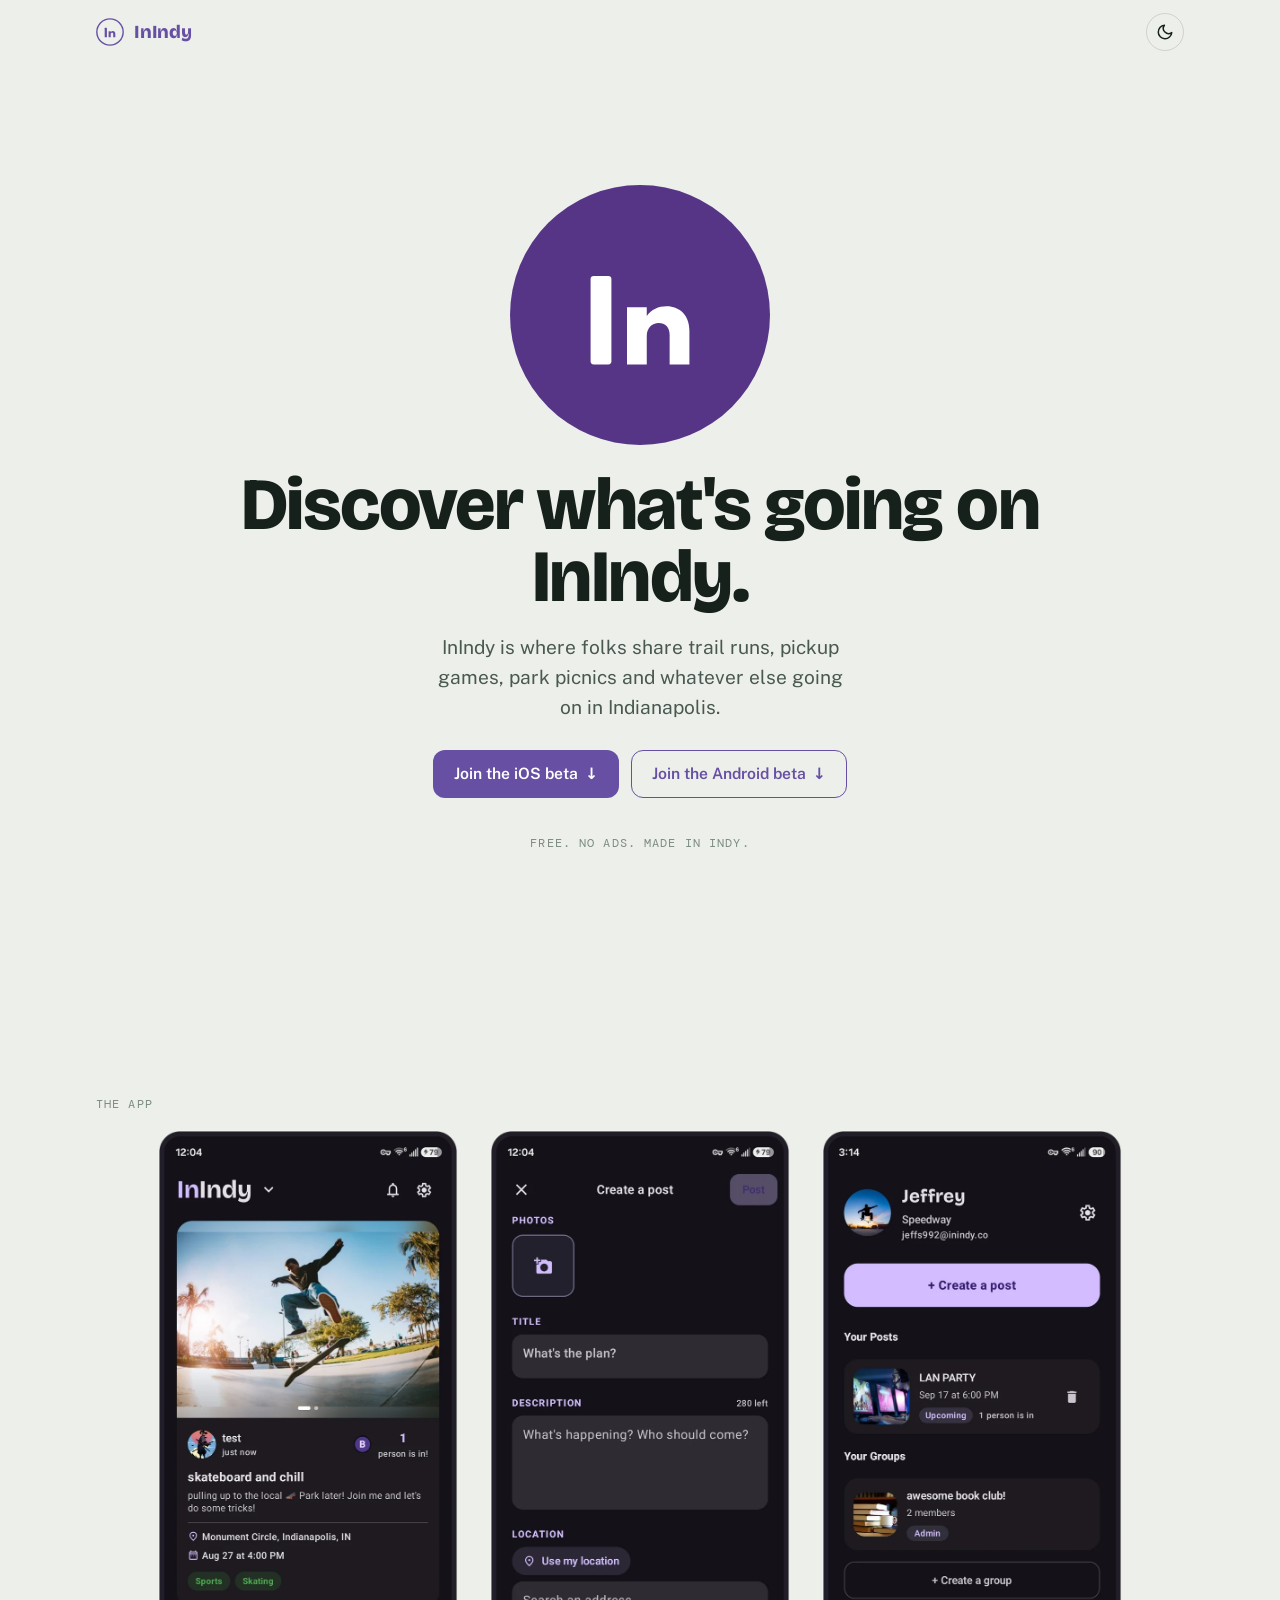
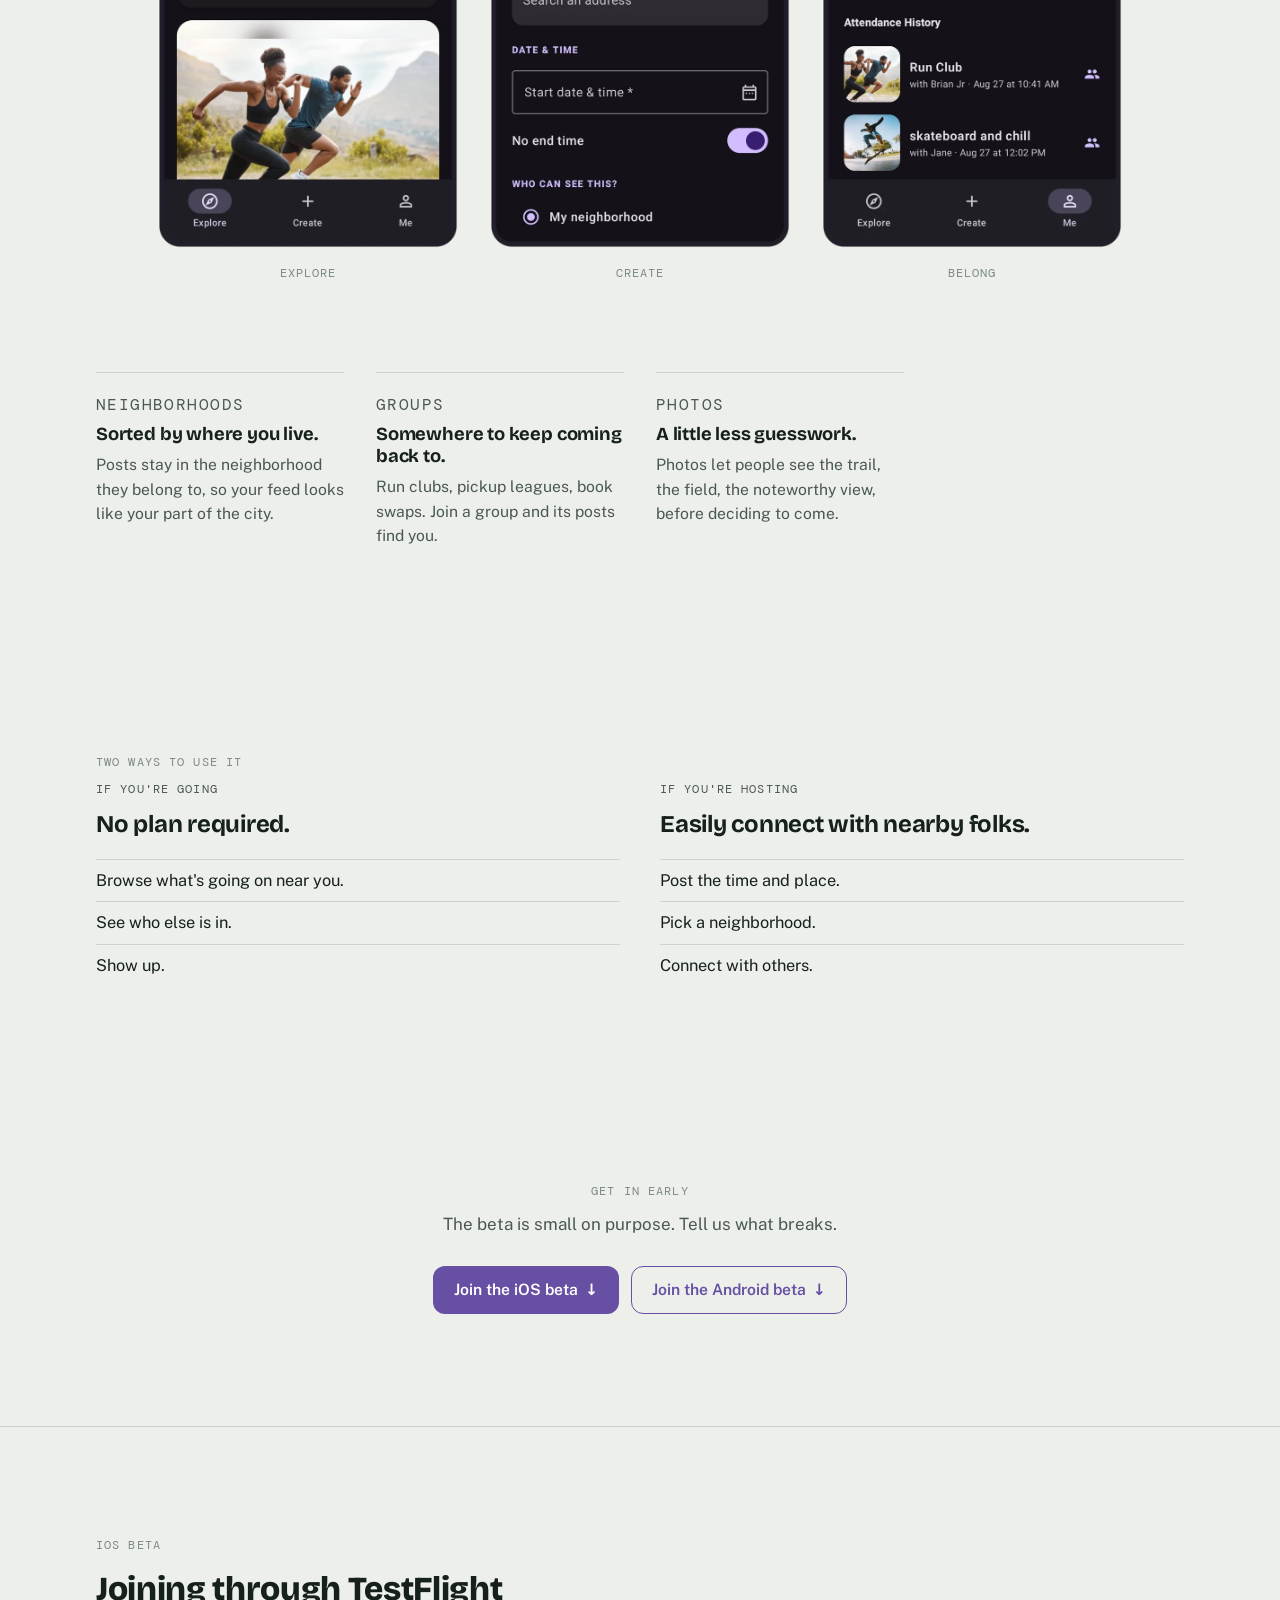
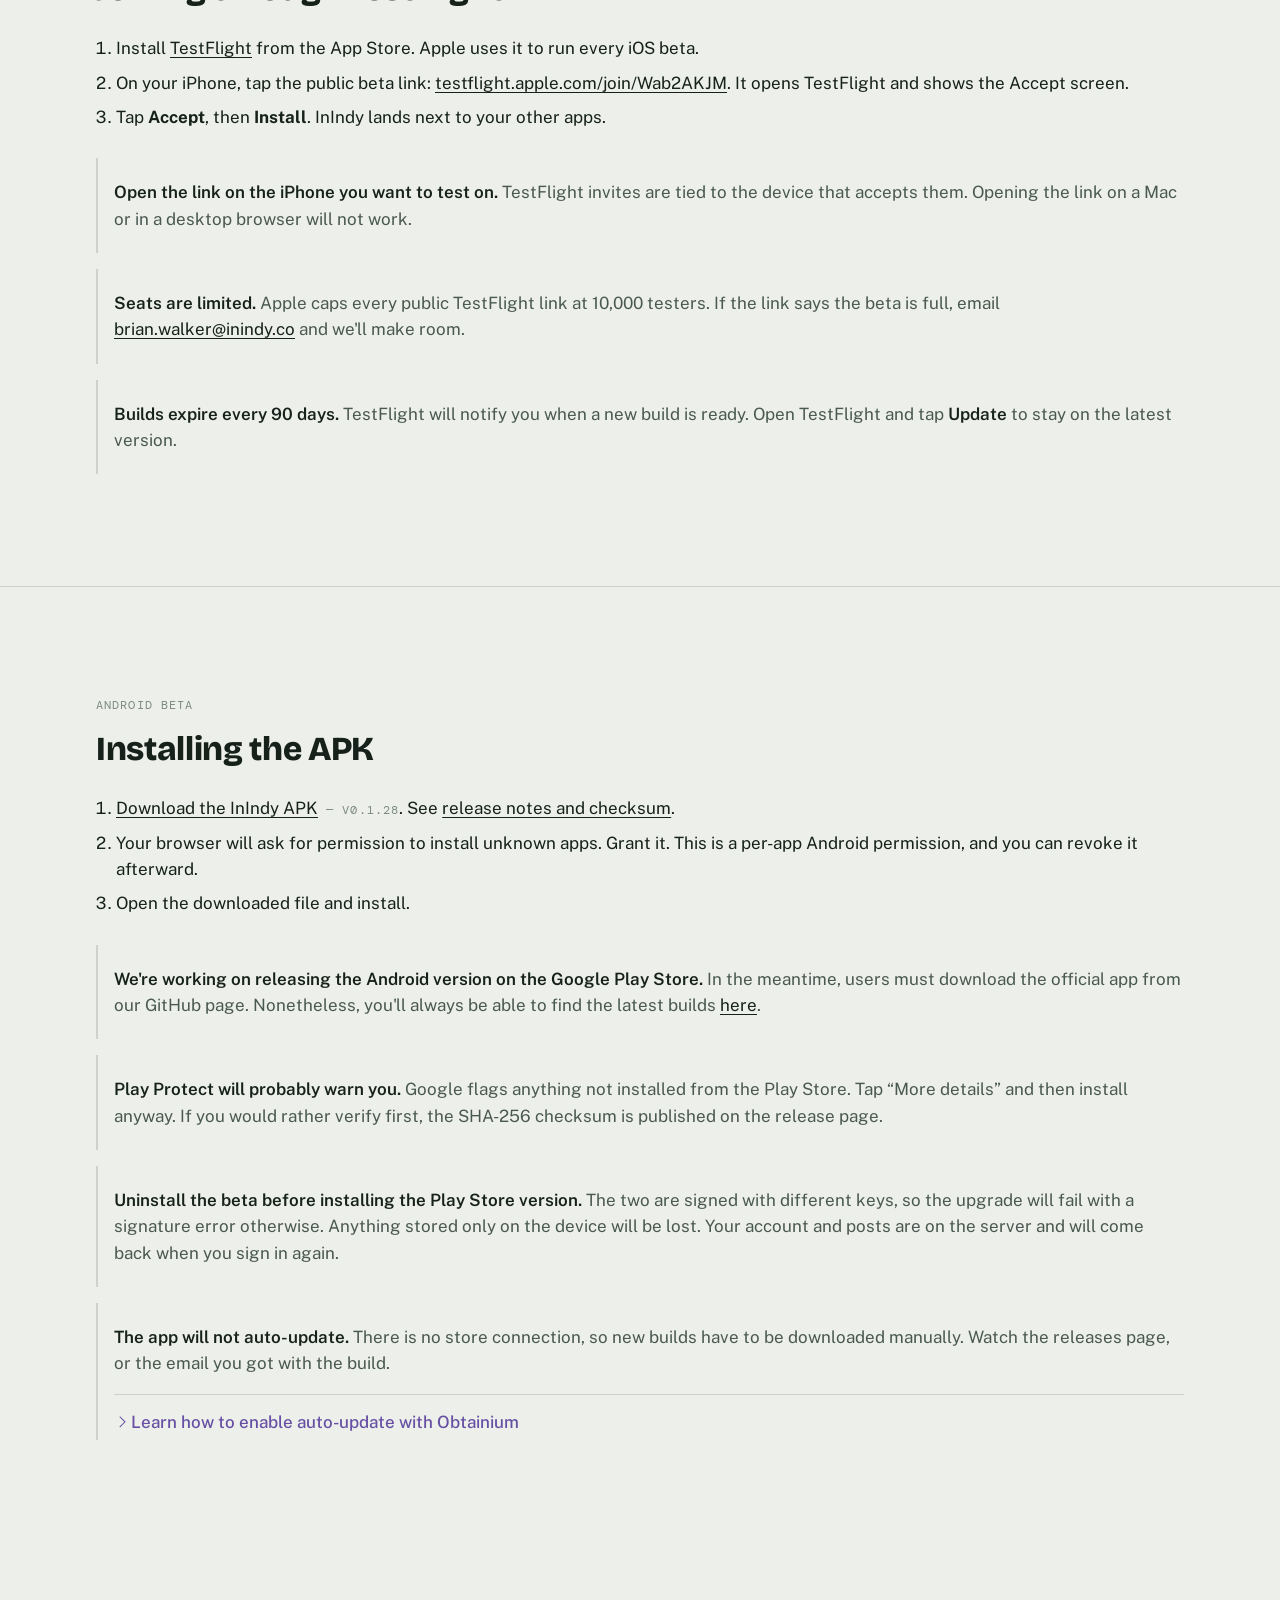
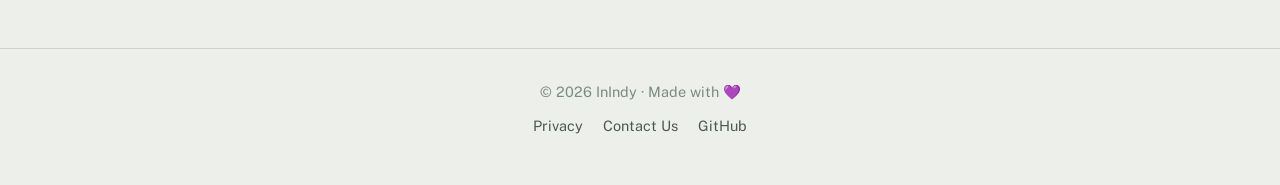
<file: docs/index.html>
<!doctype html>
<html lang="en">
<head>
<meta charset="utf-8">
<meta name="viewport" content="width=device-width, initial-scale=1, viewport-fit=cover">
<title>InIndy</title>
<meta name="description" content="InIndy is where folks share trail runs, pickup games, park picnics and whatever else going on in Indianapolis.">
<link rel="canonical" href="https://inindy.co/">

<meta property="og:type" content="website">
<meta property="og:site_name" content="InIndy">
<meta property="og:title" content="Discover what's going on InIndy.">
<meta property="og:description" content="InIndy is where folks share trail runs, pickup games, park picnics and whatever else going on in Indianapolis.">
<meta property="og:url" content="https://inindy.co/">
<meta property="og:image" content="https://inindy.co/assets/og-image.png?v=2">
<meta name="twitter:card" content="summary_large_image">
<meta name="twitter:title" content="Discover what's going on InIndy.">
<meta name="twitter:description" content="InIndy is where folks share trail runs, pickup games, park picnics and whatever else going on in Indianapolis.">
<meta name="twitter:image" content="https://inindy.co/assets/og-image.png?v=2">

<meta name="theme-color" content="#EDEFEA" media="(prefers-color-scheme: light)">
<meta name="theme-color" content="#000000" media="(prefers-color-scheme: dark)">

<link rel="icon" type="image/svg+xml" href="./assets/browser/favicon.svg">
<link rel="icon" type="image/png" sizes="32x32" href="./assets/browser/favicon-32.png">
<link rel="apple-touch-icon" sizes="180x180" href="./assets/browser/apple-touch-icon.png">

<script>
  // Apply stored theme before paint — avoids a flash on load.
  (function () {
    try {
      var t = localStorage.getItem('inindy-theme');
      if (t === 'light' || t === 'dark') {
        document.documentElement.setAttribute('data-theme', t);
      }
    } catch (e) {}
  })();
</script>

<link rel="preconnect" href="https://fonts.googleapis.com">
<link rel="preconnect" href="https://fonts.gstatic.com" crossorigin>
<link href="https://fonts.googleapis.com/css2?family=Bricolage+Grotesque:opsz,wght@12..96,500;12..96,700;12..96,800&family=Public+Sans:wght@400;500;600&family=DM+Mono:wght@400;500&display=swap" rel="stylesheet">

<link rel="stylesheet" href="./assets/css/index.css">
</head>
<body>

<header class="nav" id="nav">
  <div class="container nav-row">
    <a class="brand-lock" href="./index.html" aria-label="InIndy home">
      <svg viewBox="0 0 100 100" aria-hidden="true">
        <circle cx="50" cy="50" r="47" fill="none" stroke="currentColor" stroke-width="5"/>
        <g fill="currentColor" transform="translate(-4 0)">
          <rect x="35" y="35" width="8" height="34" rx="1.2"/>
          <path d="M49 47 h7.6 v3.4 c1.7 -2.6 4.6 -3.8 7.6 -3.8 c5.2 0 8.8 3.6 8.8 9.4 V69 h-7.6 V57.6 c0 -2.8 -1.7 -4.5 -4.2 -4.5 c-2.6 0 -4.6 1.9 -4.6 5.1 V69 H49 z"/>
        </g>
      </svg>
      <span>InIndy</span>
    </a>
    <button class="theme-toggle" id="themeToggle" type="button" aria-label="Switch to dark theme">
      <svg id="themeIcon" viewBox="0 0 24 24" fill="none" stroke="currentColor" stroke-width="2" stroke-linecap="round" stroke-linejoin="round" aria-hidden="true">
        <path d="M21 12.79A9 9 0 1 1 11.21 3 7 7 0 0 0 21 12.79z"/>
      </svg>
    </button>
  </div>
</header>

<main>

  <section class="section hero">
    <div class="container hero-inner">
      <img class="hero-logo" src="./assets/logo.svg" alt="InIndy" width="260" height="260">
      <h1 class="headline">Discover what's going on InIndy.</h1>
      <p class="subhead">InIndy is where folks share trail runs, pickup games, park picnics and whatever else going on in Indianapolis.</p>

      <div class="cta-row" id="ctaTop"></div>
      <p class="mono hero-foot">Free. No ads. Made in Indy.</p>
    </div>
  </section>

  <section class="section">
    <div class="container">
      <h2 class="mono kicker">The app</h2>
      <div class="screens">
        <figure class="screen">
          <picture>
            <source srcset="./assets/screenshots/screen-feed.webp" type="image/webp">
            <img src="./assets/screenshots/screen-feed.png" width="668" height="1599" loading="lazy" decoding="async"
                 alt="The InIndy feed showing a skateboarding meetup at Monument Circle.">
          </picture>
          <figcaption class="mono">Explore</figcaption>
        </figure>
        <figure class="screen">
          <picture>
            <source srcset="./assets/screenshots/screen-create.webp" type="image/webp">
            <img src="./assets/screenshots/screen-create.png" width="668" height="1599" loading="lazy" decoding="async"
                 alt="Creating a post: photos, title, description, location, date and time, and who can see it.">
          </picture>
          <figcaption class="mono">Create</figcaption>
        </figure>
        <figure class="screen">
          <picture>
            <source srcset="./assets/screenshots/screen-profile.webp" type="image/webp">
            <img src="./assets/screenshots/screen-profile.png" width="668" height="1599" loading="lazy" decoding="async"
                 alt="A profile in Speedway showing an upcoming LAN party, a book club group, and events attended.">
          </picture>
          <figcaption class="mono">Belong</figcaption>
        </figure>
      </div>

      <div class="blocks">
        <article class="block">
          <p class="mono">Neighborhoods</p>
          <h3>Sorted by where you live.</h3>
          <p>Posts stay in the neighborhood they belong to, so your feed looks like your part of the city.</p>
        </article>
        <article class="block">
          <p class="mono">Groups</p>
          <h3>Somewhere to keep coming back to.</h3>
          <p>Run clubs, pickup leagues, book swaps. Join a group and its posts find you.</p>
        </article>
        <article class="block">
          <p class="mono">Photos</p>
          <h3>A little less guesswork.</h3>
          <p>Photos let people see the trail, the field, the noteworthy view, before deciding to come.</p>
        </article>
      </div>
    </div>
  </section>

  <section class="section">
    <div class="container">
      <h2 class="mono kicker">Two ways to use it</h2>
      <div class="two-ways">
        <div class="way">
          <p class="mono">If you're going</p>
          <h3>No plan required.</h3>
          <ul class="steps">
            <li>Browse what's going on near you.</li>
            <li>See who else is in.</li>
            <li>Show up.</li>
          </ul>
        </div>
        <div class="way">
          <p class="mono">If you're hosting</p>
          <h3>Easily connect with nearby folks.</h3>
          <ul class="steps">
            <li>Post the time and place.</li>
            <li>Pick a neighborhood.</li>
            <li>Connect with others.</li>
          </ul>
        </div>
      </div>
    </div>
  </section>

  <section class="section cta-close">
    <div class="container">
      <h2 class="mono kicker">Get in early</h2>
      <p class="cta-lead">The beta is small on purpose. Tell us what breaks.</p>
      <div class="cta-row" id="ctaBottom"></div>
    </div>
  </section>

  <section class="section beta-setup" id="ios-setup">
    <div class="container">
      <h2 class="mono kicker">iOS beta</h2>
      <h3>Joining through TestFlight</h3>
      <ol>
        <li>Install <a href="https://apps.apple.com/us/app/testflight/id899247664" target="_blank" rel="noopener">TestFlight</a> from the App Store. Apple uses it to run every iOS beta.</li>
        <li>On your iPhone, tap the public beta link: <a id="testflightLink" href="#" target="_blank" rel="noopener">testflight.apple.com/join/Wab2AKJM</a>. It opens TestFlight and shows the Accept screen.</li>
        <li>Tap <strong>Accept</strong>, then <strong>Install</strong>. InIndy lands next to your other apps.</li>
      </ol>

      <div class="warn">
        <p><strong>Open the link on the iPhone you want to test on.</strong> TestFlight invites are tied to the device that accepts them. Opening the link on a Mac or in a desktop browser will not work.</p>
      </div>
      <div class="warn">
        <p><strong>Seats are limited.</strong> Apple caps every public TestFlight link at 10,000 testers. If the link says the beta is full, email <a href="mailto:brian.walker@inindy.co">brian.walker@inindy.co</a> and we'll make room.</p>
      </div>
      <div class="warn">
        <p><strong>Builds expire every 90 days.</strong> TestFlight will notify you when a new build is ready. Open TestFlight and tap <strong>Update</strong> to stay on the latest version.</p>
      </div>
    </div>
  </section>

  <section class="section beta-setup" id="android-setup">
    <div class="container">
      <h2 class="mono kicker">Android beta</h2>
      <h3>Installing the APK</h3>
      <ol>
        <li>
          <a id="apkDownload" href="#" download>Download the InIndy APK</a><span id="latestVersion" class="mono" aria-live="polite"></span>.
          See <a id="releaseLink" href="#" target="_blank" rel="noopener">release notes and checksum</a>.
        </li>
        <li>Your browser will ask for permission to install unknown apps. Grant it. This is a per-app Android permission, and you can revoke it afterward.</li>
        <li>Open the downloaded file and install.</li>
      </ol>

      <div class="warn">
        <p><strong>We're working on releasing the Android version on the Google Play Store.</strong> In the meantime, users must download the official app from our GitHub page. Nonetheless, you'll always be able to find the latest builds <a href="https://github.com/BrianJr03/InIndyApp/releases" rel="noopener">here</a>.</p>
      </div>
      <div class="warn">
        <p><strong>Play Protect will probably warn you.</strong> Google flags anything not installed from the Play Store. Tap &ldquo;More details&rdquo; and then install anyway. If you would rather verify first, the SHA-256 checksum is published on the release page.</p>
      </div>
      <div class="warn">
        <p><strong>Uninstall the beta before installing the Play Store version.</strong> The two are signed with different keys, so the upgrade will fail with a signature error otherwise. Anything stored only on the device will be lost. Your account and posts are on the server and will come back when you sign in again.</p>
      </div>
      <div class="warn">
        <p><strong>The app will not auto-update.</strong> There is no store connection, so new builds have to be downloaded manually. Watch the releases page, or the email you got with the build.</p>
        <details class="note">
          <summary>Learn how to enable auto-update with Obtainium</summary>
          <div class="note-body">
            <p><a href="https://github.com/ImranR98/Obtainium" target="_blank" rel="noopener">Obtainium</a> is a free, open-source app that watches a project&rsquo;s GitHub releases and tells you when there&rsquo;s a new build.</p>
            <ol>
              <li>Install Obtainium from <a href="https://github.com/ImranR98/Obtainium/releases" target="_blank" rel="noopener">GitHub</a>, <a href="https://f-droid.org/en/packages/dev.imranr.obtainium.fdroid/" target="_blank" rel="noopener">F-Droid</a>, or <a href="https://apt.izzysoft.de/fdroid/index/apk/dev.imranr.obtainium" target="_blank" rel="noopener">IzzyOnDroid</a>.</li>
              <li>Open it and tap <strong>Add App</strong>.</li>
              <li>Paste <code>https://github.com/BrianJr03/InIndyApp</code> and tap <strong>Add</strong>.</li>
            </ol>
            <p>Obtainium will now check for new InIndy builds and send you a notification when one lands. Tap it to install.</p>
          </div>
        </details>
      </div>
    </div>
  </section>

</main>

<footer class="site">
  <div class="container foot-row">
    <div>&copy; 2026 InIndy &middot; Made with 💜</div>
    <div class="foot-links">
      <a href="./privacy.html">Privacy</a>
      <a href="mailto:brian.walker@inindy.co">Contact Us</a>
      <a href="https://github.com/BrianJr03/InIndyApp" rel="noopener">GitHub</a>
    </div>
  </div>
</footer>

<div class="scroll-hint" id="scrollHint" aria-hidden="true">
  <svg viewBox="0 0 24 24" fill="none" stroke="currentColor" stroke-width="2" stroke-linecap="round" stroke-linejoin="round">
    <path d="M12 5v14M5 12l7 7 7-7"/>
  </svg>
</div>

<script src="./assets/js/index.js"></script>
</body>
</html>
</file>
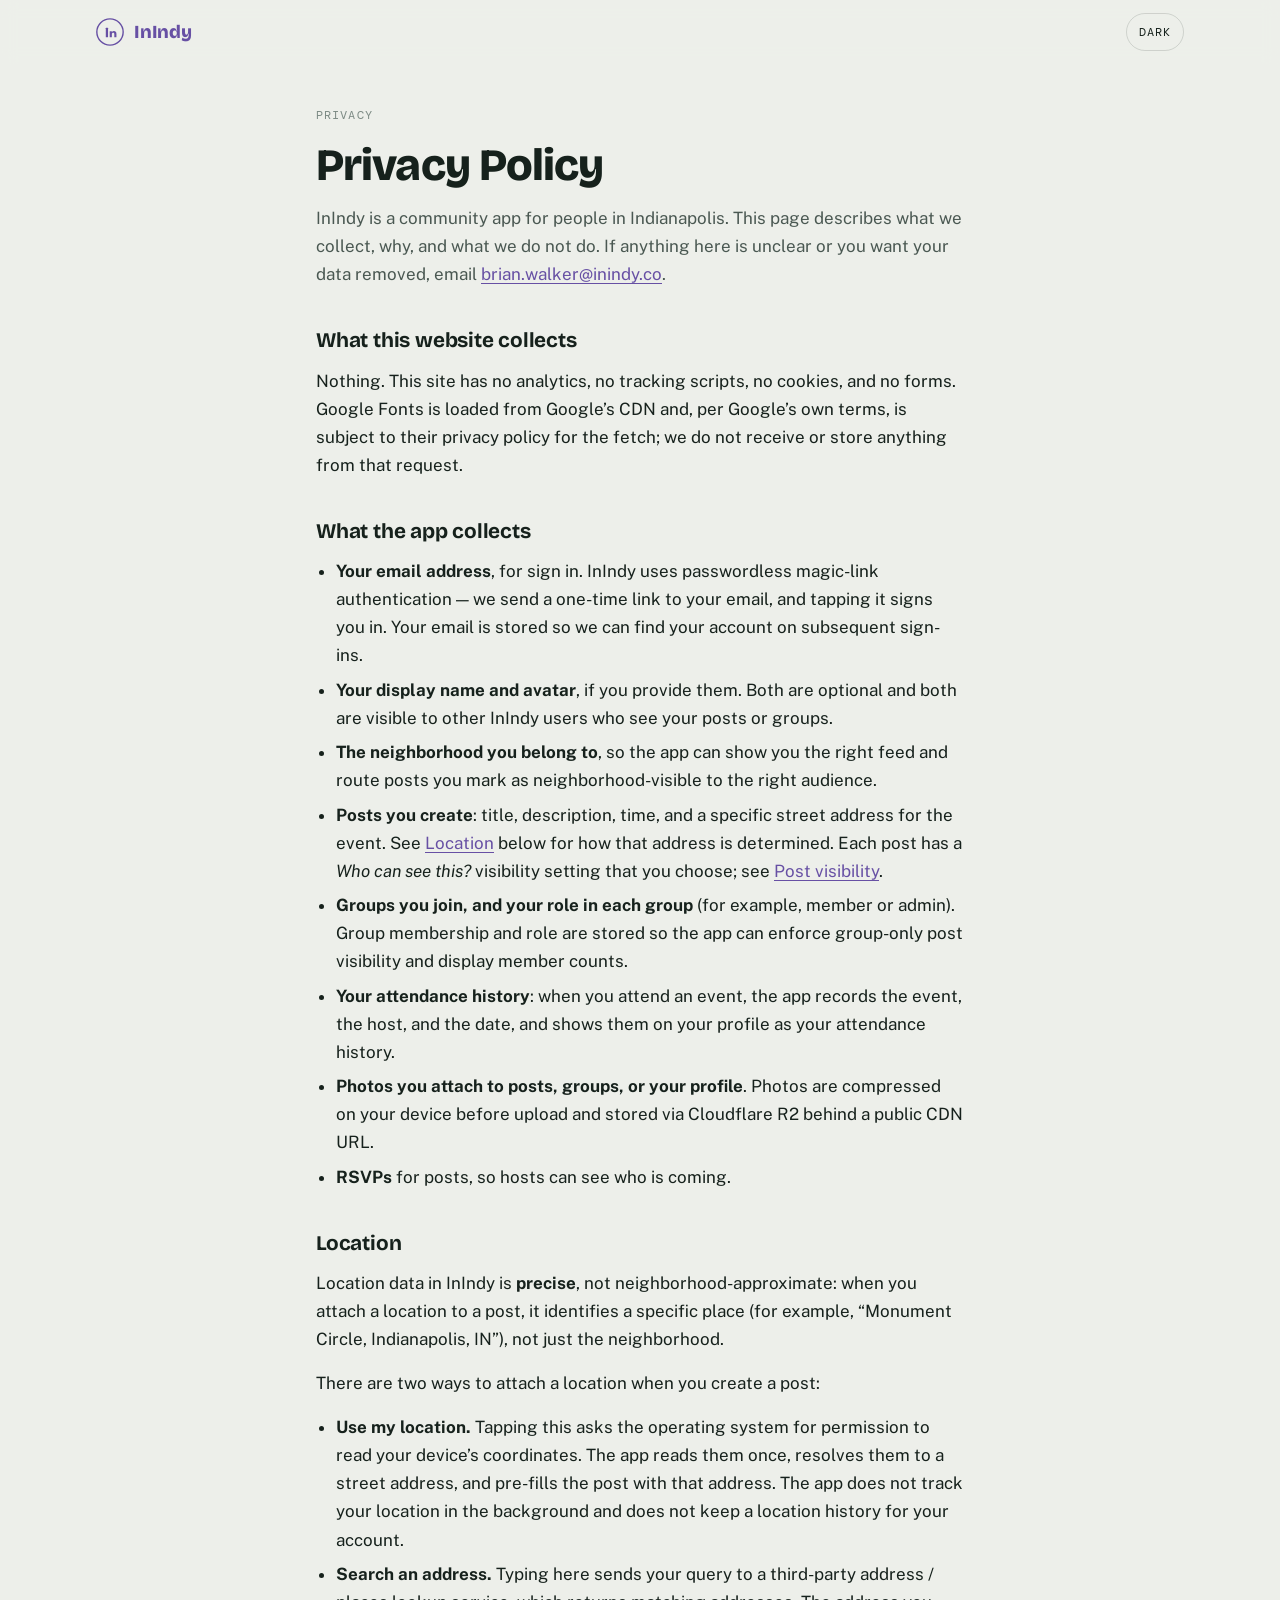
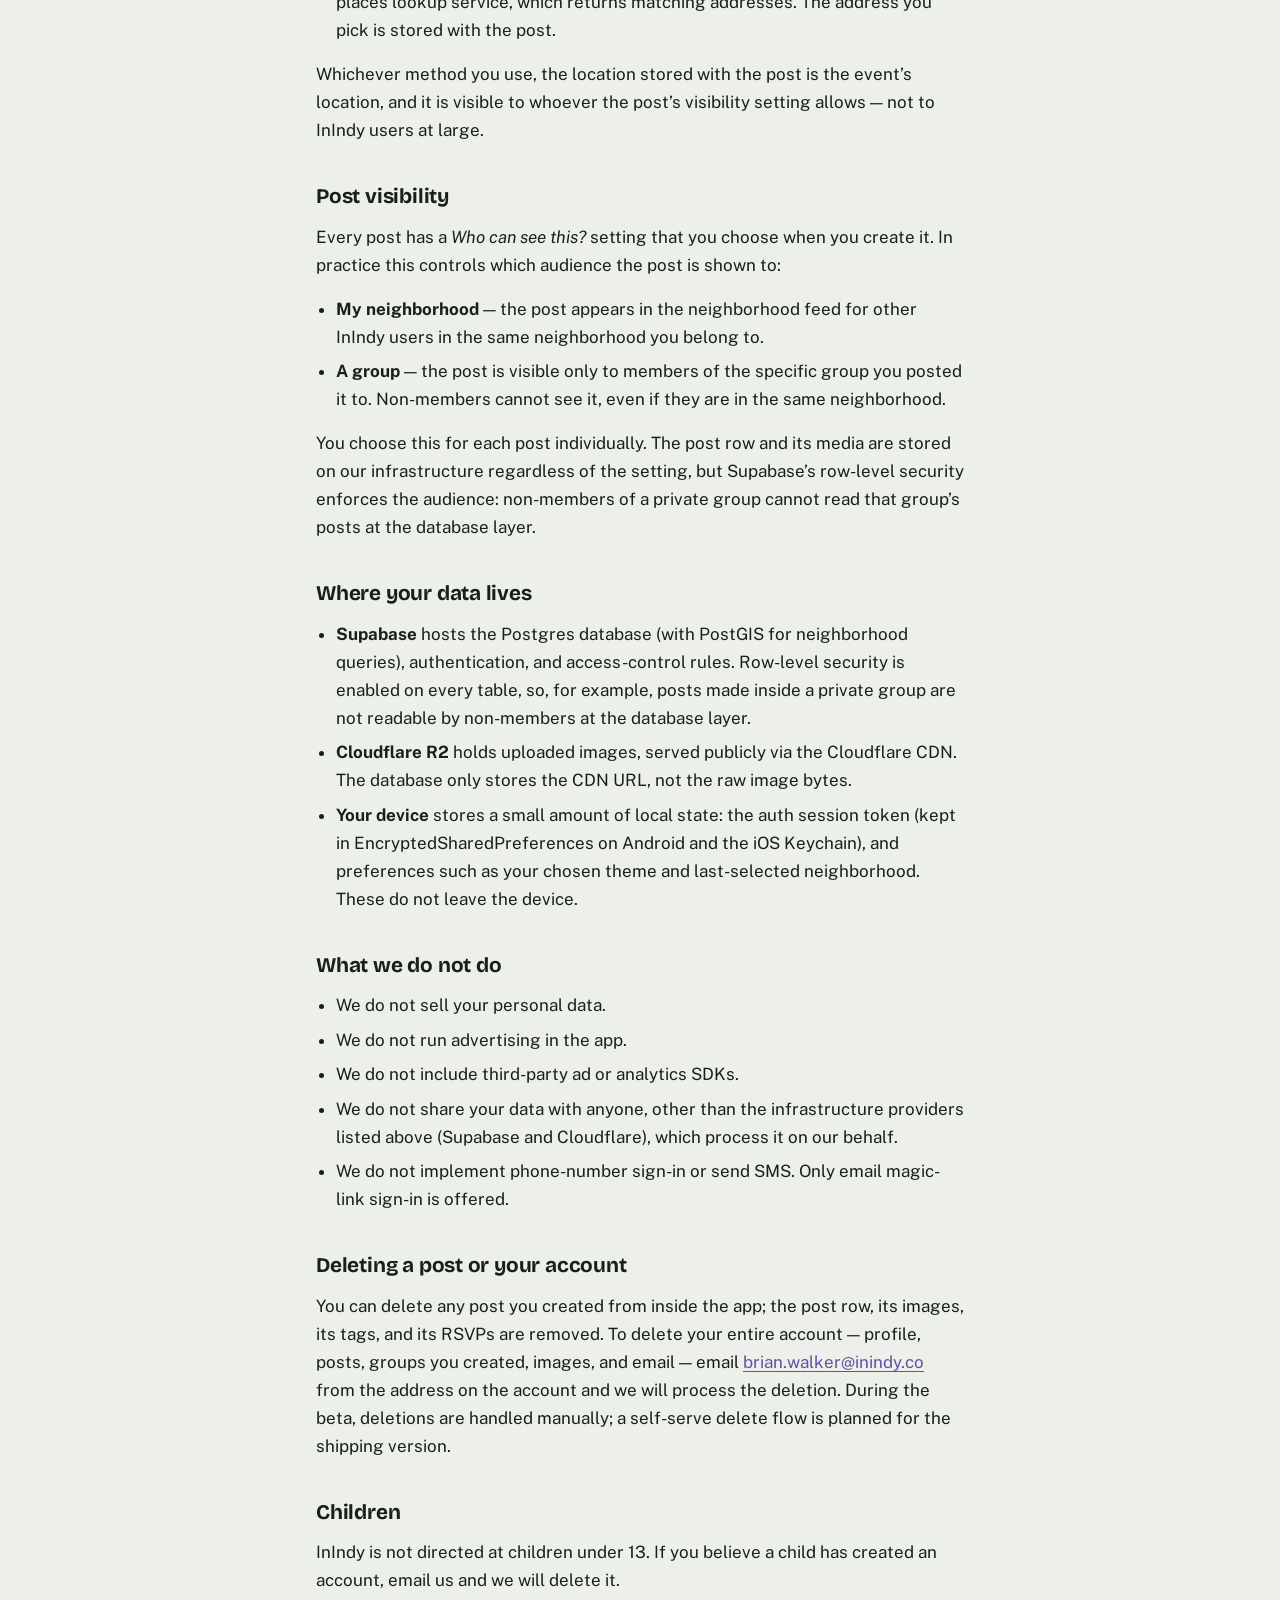
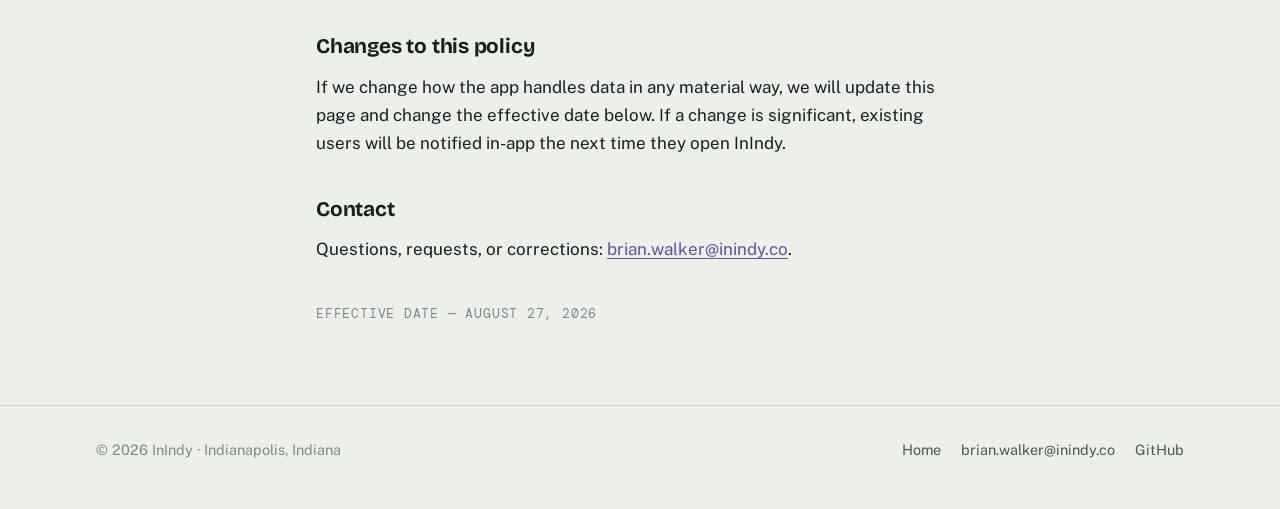
<file: docs/privacy.html>
<!doctype html>
<!--
  NOTICE: This privacy policy is an unreviewed first draft prepared by the author
  for the InIndy beta. It has not been reviewed by counsel and does not currently
  address specific regional regimes (GDPR / CCPA) or the Google Play Data Safety
  declaration. Do not treat it as final legal text. Review before store submission.
-->
<html lang="en">
<head>
<meta charset="utf-8">
<meta name="viewport" content="width=device-width, initial-scale=1, viewport-fit=cover">
<title>Privacy — InIndy</title>
<meta name="description" content="How InIndy handles your data. No ads, no trackers, no data collected by this website.">
<link rel="canonical" href="https://inindy.co/privacy.html">

<meta name="theme-color" content="#EDEFEA" media="(prefers-color-scheme: light)">
<meta name="theme-color" content="#000000" media="(prefers-color-scheme: dark)">

<link rel="icon" type="image/svg+xml" href="./assets/browser/favicon.svg">
<link rel="icon" type="image/png" sizes="32x32" href="./assets/browser/favicon-32.png">
<link rel="apple-touch-icon" sizes="180x180" href="./assets/browser/apple-touch-icon.png">

<script>
  (function () {
    try {
      var t = localStorage.getItem('inindy-theme');
      if (t === 'light' || t === 'dark') {
        document.documentElement.setAttribute('data-theme', t);
      }
    } catch (e) {}
  })();
</script>

<link rel="preconnect" href="https://fonts.googleapis.com">
<link rel="preconnect" href="https://fonts.gstatic.com" crossorigin>
<link href="https://fonts.googleapis.com/css2?family=Bricolage+Grotesque:opsz,wght@12..96,500;12..96,700;12..96,800&family=Public+Sans:wght@400;500;600&family=DM+Mono:wght@400;500&display=swap" rel="stylesheet">

<link rel="stylesheet" href="./assets/css/privacy.css">
</head>
<body>

<header class="nav" id="nav">
  <div class="nav-row">
    <a class="brand-lock" href="./index.html" aria-label="InIndy home">
      <svg viewBox="0 0 100 100" aria-hidden="true">
        <circle cx="50" cy="50" r="47" fill="none" stroke="currentColor" stroke-width="5"/>
        <g fill="currentColor">
          <rect x="35" y="35" width="8" height="34" rx="1.2"/>
          <path d="M49 47 h7.6 v3.4 c1.7 -2.6 4.6 -3.8 7.6 -3.8 c5.2 0 8.8 3.6 8.8 9.4 V69 h-7.6 V57.6 c0 -2.8 -1.7 -4.5 -4.2 -4.5 c-2.6 0 -4.6 1.9 -4.6 5.1 V69 H49 z"/>
        </g>
      </svg>
      <span>InIndy</span>
    </a>
    <button class="theme-toggle" id="themeToggle" type="button" aria-label="Switch to dark theme">
      <span id="themeLabel">Theme</span>
    </button>
  </div>
</header>

<main>
  <div class="container">
    <p class="mono">Privacy</p>
    <h1>Privacy Policy</h1>
    <p class="lead">InIndy is a community app for people in Indianapolis. This page describes what we collect, why, and what we do not do. If anything here is unclear or you want your data removed, email <a href="mailto:brian.walker@inindy.co">brian.walker@inindy.co</a>.</p>

    <h2>What this website collects</h2>
    <p>Nothing. This site has no analytics, no tracking scripts, no cookies, and no forms. Google Fonts is loaded from Google&rsquo;s CDN and, per Google&rsquo;s own terms, is subject to their privacy policy for the fetch; we do not receive or store anything from that request.</p>

    <h2>What the app collects</h2>
    <ul>
      <li><strong>Your email address</strong>, for sign in. InIndy uses passwordless magic-link authentication &mdash; we send a one-time link to your email, and tapping it signs you in. Your email is stored so we can find your account on subsequent sign-ins.</li>
      <li><strong>Your display name and avatar</strong>, if you provide them. Both are optional and both are visible to other InIndy users who see your posts or groups.</li>
      <li><strong>The neighborhood you belong to</strong>, so the app can show you the right feed and route posts you mark as neighborhood-visible to the right audience.</li>
      <li><strong>Posts you create</strong>: title, description, time, and a specific street address for the event. See <a href="#location">Location</a> below for how that address is determined. Each post has a <em>Who can see this?</em> visibility setting that you choose; see <a href="#post-visibility">Post visibility</a>.</li>
      <li><strong>Groups you join, and your role in each group</strong> (for example, member or admin). Group membership and role are stored so the app can enforce group-only post visibility and display member counts.</li>
      <li><strong>Your attendance history</strong>: when you attend an event, the app records the event, the host, and the date, and shows them on your profile as your attendance history. <!-- TODO(privacy): confirm whether attendance history is visible to anyone other than the user themselves (e.g. the host, other attendees, group members). The app source is not in this repo, so this could not be verified from here. --></li>
      <li><strong>Photos you attach to posts, groups, or your profile</strong>. Photos are compressed on your device before upload and stored via Cloudflare R2 behind a public CDN URL.</li>
      <li><strong>RSVPs</strong> for posts, so hosts can see who is coming.</li>
    </ul>

    <h2 id="location">Location</h2>
    <p>Location data in InIndy is <strong>precise</strong>, not neighborhood-approximate: when you attach a location to a post, it identifies a specific place (for example, &ldquo;Monument Circle, Indianapolis, IN&rdquo;), not just the neighborhood.</p>
    <p>There are two ways to attach a location when you create a post:</p>
    <ul>
      <li><strong>Use my location.</strong> Tapping this asks the operating system for permission to read your device&rsquo;s coordinates. The app reads them once, resolves them to a street address, and pre-fills the post with that address. The app does not track your location in the background and does not keep a location history for your account.</li>
      <li><strong>Search an address.</strong> Typing here sends your query to a third-party address / places lookup service, which returns matching addresses. The address you pick is stored with the post. <!-- TODO(privacy): identify the geocoding / places provider used for address search (Google Places, Mapbox, Nominatim, etc.), name it here, and add it to the "Where your data lives" list. The app source is not in this repo, so this could not be verified from here. --></li>
    </ul>
    <p>Whichever method you use, the location stored with the post is the event&rsquo;s location, and it is visible to whoever the post&rsquo;s visibility setting allows &mdash; not to InIndy users at large. <!-- TODO(privacy): confirm whether precise device coordinates from "Use my location" are persisted on the server alongside the resolved address, or whether only the resolved address string is stored. The two have different disclosure implications. --></p>

    <h2 id="post-visibility">Post visibility</h2>
    <p>Every post has a <em>Who can see this?</em> setting that you choose when you create it. In practice this controls which audience the post is shown to:</p>
    <ul>
      <li><strong>My neighborhood</strong> &mdash; the post appears in the neighborhood feed for other InIndy users in the same neighborhood you belong to.</li>
      <li><strong>A group</strong> &mdash; the post is visible only to members of the specific group you posted it to. Non-members cannot see it, even if they are in the same neighborhood.</li>
    </ul>
    <p>You choose this for each post individually. The post row and its media are stored on our infrastructure regardless of the setting, but Supabase&rsquo;s row-level security enforces the audience: non-members of a private group cannot read that group&rsquo;s posts at the database layer.</p>

    <h2>Where your data lives</h2>
    <ul>
      <li><strong>Supabase</strong> hosts the Postgres database (with PostGIS for neighborhood queries), authentication, and access-control rules. Row-level security is enabled on every table, so, for example, posts made inside a private group are not readable by non-members at the database layer.</li>
      <li><strong>Cloudflare R2</strong> holds uploaded images, served publicly via the Cloudflare CDN. The database only stores the CDN URL, not the raw image bytes.</li>
      <li><strong>Your device</strong> stores a small amount of local state: the auth session token (kept in EncryptedSharedPreferences on Android and the iOS Keychain), and preferences such as your chosen theme and last-selected neighborhood. These do not leave the device.</li>
    </ul>

    <h2>What we do not do</h2>
    <ul>
      <li>We do not sell your personal data.</li>
      <li>We do not run advertising in the app.</li>
      <li>We do not include third-party ad or analytics SDKs.</li>
      <li>We do not share your data with anyone, other than the infrastructure providers listed above (Supabase and Cloudflare), which process it on our behalf.</li>
      <li>We do not implement phone-number sign-in or send SMS. Only email magic-link sign-in is offered.</li>
    </ul>

    <h2>Deleting a post or your account</h2>
    <p>You can delete any post you created from inside the app; the post row, its images, its tags, and its RSVPs are removed. To delete your entire account &mdash; profile, posts, groups you created, images, and email &mdash; email <a href="mailto:brian.walker@inindy.co">brian.walker@inindy.co</a> from the address on the account and we will process the deletion. During the beta, deletions are handled manually; a self-serve delete flow is planned for the shipping version.</p>

    <h2>Children</h2>
    <p>InIndy is not directed at children under 13. If you believe a child has created an account, email us and we will delete it.</p>

    <h2>Changes to this policy</h2>
    <p>If we change how the app handles data in any material way, we will update this page and change the effective date below. If a change is significant, existing users will be notified in-app the next time they open InIndy.</p>

    <h2>Contact</h2>
    <p>Questions, requests, or corrections: <a href="mailto:brian.walker@inindy.co">brian.walker@inindy.co</a>.</p>

    <p class="updated">Effective date &mdash; August 27, 2026</p>
  </div>
</main>

<footer class="site">
  <div class="foot-row">
    <div>&copy; 2026 InIndy &middot; Indianapolis, Indiana</div>
    <div class="foot-links">
      <a href="./index.html">Home</a>
      <a href="mailto:brian.walker@inindy.co">brian.walker@inindy.co</a>
      <a href="https://github.com/BrianJr03/InIndyApp" rel="noopener">GitHub</a>
    </div>
  </div>
</footer>

<script src="./assets/js/privacy.js"></script>
</body>
</html>
</file>
<file: docs/assets/css/index.css>
:root {
  --paper:    #EDEFEA;
  --paper-2:  #F7F8F4;
  --ink:      #16211C;
  --ink-2:    #4A5852;
  --ink-3:    #7C8A84;
  --line:     rgba(22,33,28,0.14);
  --brand:    #6750A4;
  --brand-text: #6750A4;
  --brand-hover: #5B4590;
  --accent:   #9C5D0C;
  --on-brand: #FFFFFF;

  --font-display: 'Bricolage Grotesque', ui-sans-serif, system-ui, -apple-system, 'Segoe UI', sans-serif;
  --font-body:    'Public Sans', system-ui, -apple-system, 'Segoe UI', Roboto, sans-serif;
  --font-mono:    'DM Mono', ui-monospace, SFMono-Regular, Menlo, Monaco, Consolas, monospace;

  --hint-ink: #000;

  --gutter: clamp(1.25rem, 4vw, 2.25rem);
  --section-y: clamp(3.5rem, 8vw, 6rem);
  --hero-y: clamp(4.5rem, 10vw, 7.5rem);
  --max: 1160px;
  --radius: 14px;
}
[data-theme="dark"] {
  --paper:    #000000;
  --paper-2:  #0D0B10;
  --ink:      #E7EDE8;
  --ink-2:    #A2B1AA;
  --ink-3:    #6F807A;
  --line:     rgba(230,225,233,0.18);
  --brand:    #6750A4;
  --brand-text: #D0BCFF;
  --brand-hover: #7965B8;
  --accent:   #E9A93F;
  --on-brand: #FFFFFF;
  --hint-ink: #FFFFFF;
}
@media (prefers-color-scheme: dark) {
  :root:not([data-theme="light"]) {
    --paper:    #000000;
    --paper-2:  #0D0B10;
    --ink:      #E7EDE8;
    --ink-2:    #A2B1AA;
    --ink-3:    #6F807A;
    --line:     rgba(230,225,233,0.18);
    --brand:    #6750A4;
    --brand-text: #D0BCFF;
    --brand-hover: #7965B8;
    --accent:   #E9A93F;
    --on-brand: #FFFFFF;
    --hint-ink: #FFFFFF;
  }
}

* { box-sizing: border-box; }
html, body { margin: 0; padding: 0; }
html { -webkit-text-size-adjust: 100%; scroll-behavior: smooth; }
body {
  background: var(--paper);
  color: var(--ink);
  font-family: var(--font-body);
  font-size: 17px;
  line-height: 1.55;
  -webkit-font-smoothing: antialiased;
  text-rendering: optimizeLegibility;
  overflow-x: hidden;
}
img, svg { display: block; max-width: 100%; }

a { color: var(--ink); text-decoration: underline; text-underline-offset: 3px; text-decoration-thickness: 1px; }
a:hover { color: var(--brand-text); }
code {
  font-family: var(--font-mono);
  font-size: 0.88em;
  background: var(--paper-2);
  border: 1px solid var(--line);
  padding: 1px 6px;
  border-radius: 6px;
}
:focus { outline: none; }
:focus-visible {
  outline: 2px solid var(--brand-text);
  outline-offset: 2px;
  border-radius: 6px;
}

.container {
  max-width: var(--max);
  margin: 0 auto;
  padding-left: var(--gutter);
  padding-right: var(--gutter);
}
.section { padding-top: var(--section-y); padding-bottom: var(--section-y); }

.mono {
  font-family: var(--font-mono);
  font-size: 0.78rem;
  font-weight: 400;
  letter-spacing: 0.09em;
  text-transform: uppercase;
  color: var(--ink-3);
}

/* NAV */
header.nav {
  position: sticky;
  top: 0;
  z-index: 20;
  background: color-mix(in oklab, var(--paper) 88%, transparent);
  backdrop-filter: saturate(140%) blur(8px);
  -webkit-backdrop-filter: saturate(140%) blur(8px);
  border-bottom: 1px solid transparent;
  transition: border-color 200ms ease;
}
header.nav.is-scrolled { border-bottom-color: var(--line); }
.nav-row {
  display: flex;
  align-items: center;
  justify-content: space-between;
  height: 64px;
}
.brand-lock {
  display: inline-flex;
  align-items: center;
  gap: 10px;
  color: var(--brand-text);
  text-decoration: none;
  font-family: var(--font-display);
  font-weight: 800;
  letter-spacing: -0.01em;
  font-size: 1.15rem;
  -webkit-tap-highlight-color: transparent;
}
.brand-lock svg { width: 28px; height: 28px; }
.theme-toggle {
  appearance: none;
  background: transparent;
  border: 1px solid var(--line);
  color: var(--ink);
  height: 38px;
  width: 38px;
  padding: 0;
  border-radius: 999px;
  cursor: pointer;
  display: inline-flex;
  align-items: center;
  justify-content: center;
  -webkit-tap-highlight-color: transparent;
}
.theme-toggle:hover { border-color: var(--ink-3); }
.theme-toggle svg { width: 18px; height: 18px; }

/* HERO */
.hero {
  padding-top: var(--hero-y);
  padding-bottom: var(--hero-y);
}
.hero-inner {
  display: flex;
  flex-direction: column;
  align-items: center;
  text-align: center;
  gap: 0;
}
.hero-logo {
  width: clamp(140px, 26vw, 260px);
  height: auto;
  margin: 0 0 1.5rem;
}
h1.headline {
  font-family: var(--font-display);
  font-weight: 800;
  font-size: clamp(2.4rem, 7vw, 4.6rem);
  line-height: 0.98;
  letter-spacing: -0.02em;
  margin: 0 0 1.25rem;
  color: var(--ink);
  max-width: 18ch;
}
.subhead {
  font-size: clamp(1.05rem, 1.6vw, 1.2rem);
  color: var(--ink-2);
  max-width: 34ch;
  margin: 0 0 1.75rem;
}
.cta-row {
  display: flex;
  flex-direction: column;
  gap: 12px;
  margin: 0 0 1rem;
  justify-content: center;
}
@media (min-width: 560px) {
  .cta-row { flex-direction: row; }
}
.btn {
  display: inline-flex;
  align-items: center;
  justify-content: center;
  min-height: 48px;
  padding: 0 20px;
  border-radius: 12px;
  font-family: var(--font-body);
  font-weight: 600;
  font-size: 0.98rem;
  text-decoration: none;
  border: 1px solid transparent;
  cursor: pointer;
  transition: transform 120ms ease, background-color 160ms ease, color 160ms ease, border-color 160ms ease;
}
@media (max-width: 559px) { .btn { width: 100%; } }
.btn-primary {
  background: var(--brand);
  color: var(--on-brand);
}
.btn-primary:hover { background: var(--brand-hover); color: var(--on-brand); transform: translateY(-1px); }
.btn-secondary {
  background: transparent;
  color: var(--brand-text);
  border: 1px solid var(--brand-text);
}
.btn-secondary:hover {
  background: color-mix(in srgb, var(--brand-text) 12%, transparent);
  color: var(--brand-text);
}
.btn-arrow {
  display: inline-block;
  margin-left: .4rem;
  transition: transform .18s ease;
}
.btn-secondary:hover .btn-arrow { transform: translateY(2px); }
@media (prefers-reduced-motion: reduce) {
  .btn-arrow { transition: none; }
  .btn-secondary:hover .btn-arrow { transform: none; }
}
.btn-disabled {
  background: transparent;
  color: var(--ink-3);
  border-color: var(--line);
  cursor: not-allowed;
  pointer-events: none;
}
.hero-foot { margin-top: 1.25rem; }

/* WHAT IT DOES */
.blocks {
  display: grid;
  grid-template-columns: 1fr;
  gap: clamp(1.5rem, 3vw, 2rem);
}
@media (min-width: 700px) { .blocks { grid-template-columns: repeat(2, 1fr); } }
@media (min-width: 1024px) { .blocks { grid-template-columns: repeat(4, 1fr); } }
.block { border-top: 1px solid var(--line); padding-top: 1.25rem; }
.block h3 {
  font-family: var(--font-display);
  font-weight: 700;
  font-size: 1.15rem;
  line-height: 1.2;
  margin: 0.4rem 0 0.5rem;
  color: var(--ink);
  letter-spacing: -0.01em;
}
.block p { margin: 0; color: var(--ink-2); font-size: 0.98rem; }

/* APP SCREENS — three-across on desktop, single-item carousel on narrow viewports */
.screens {
  display: flex;
  flex-wrap: nowrap;
  justify-content: center;
  align-items: flex-start;
  gap: clamp(1rem, 3vw, 2rem);
  overflow-x: auto;
  overscroll-behavior-x: contain;
  scroll-snap-type: x mandatory;
  -webkit-overflow-scrolling: touch;
  scrollbar-width: none;
  margin-bottom: clamp(2.5rem, 7vw, 4.5rem);
  padding-block: 0.5rem 1rem;
}
.screens::-webkit-scrollbar { display: none; }
.screen {
  margin: 0;
  flex: 0 0 clamp(220px, 24vw, 300px);
  scroll-snap-align: center;
  text-align: center;
}
.screen img { width: 100%; height: auto; display: block; }
.screen figcaption { margin-top: 1rem; color: var(--ink-3); }

/* Narrow viewports: one phone at a time with peek on either side */
@media (max-width: 900px) {
  .screens {
    justify-content: flex-start;
    gap: 1rem;
    padding-inline: calc((100% - min(320px, 75vw)) / 2);
    scroll-padding-inline: calc((100% - min(320px, 75vw)) / 2);
  }
  .screen { flex-basis: min(320px, 75vw); }
}

/* TWO WAYS */
.two-ways {
  display: grid;
  grid-template-columns: 1fr;
  gap: clamp(1.75rem, 4vw, 2.5rem);
}
@media (min-width: 800px) { .two-ways { grid-template-columns: 1fr 1fr; } }
.way h3 {
  font-family: var(--font-display);
  font-weight: 700;
  font-size: 1.5rem;
  margin: 0.4rem 0 0.75rem;
  letter-spacing: -0.01em;
}
.way p { color: var(--ink-2); margin: 0; }
.way .steps {
  margin: 1rem 0 0;
  padding: 0;
  list-style: none;
  display: grid;
  gap: 8px;
  color: var(--ink);
  font-size: 1.02rem;
}
.way .steps li {
  border-top: 1px solid var(--line);
  padding-top: 8px;
}

/* BETA SETUP (iOS + Android) */
.beta-setup { border-top: 1px solid var(--line); padding-top: var(--section-y); }
.beta-setup h3 {
  font-family: var(--font-display);
  font-weight: 800;
  font-size: clamp(1.6rem, 3.5vw, 2.1rem);
  letter-spacing: -0.01em;
  margin: 0.5rem 0 1.25rem;
}
.beta-setup ol { margin: 0 0 1.75rem; padding-left: 1.25rem; color: var(--ink); }
.beta-setup ol li { margin-bottom: 0.5rem; }
.warn {
  border-left: 2px solid var(--line);
  padding: 0.25rem 0 0.25rem 1rem;
  margin: 1rem 0;
  color: var(--ink-2);
}
.warn strong { color: var(--ink); font-weight: 600; }
.note{margin-top:.9rem;border-top:1px solid var(--line);padding-top:.9rem}
.note summary{cursor:pointer;color:var(--brand-text);font-weight:500;
  list-style:none;display:flex;align-items:center;gap:.5rem}
.note summary::-webkit-details-marker{display:none}
.note summary::before{content:"";width:.42rem;height:.42rem;flex:none;
  border-right:1.5px solid currentColor;border-bottom:1.5px solid currentColor;
  transform:rotate(-45deg);transition:transform .18s ease;margin-left:.1rem}
.note[open] summary::before{transform:rotate(45deg)}
.note summary:focus-visible{outline:2px solid var(--brand-text);outline-offset:3px;
  border-radius:3px}
.note-body{margin-top:.75rem;color:var(--ink-2)}
.note-body ol{margin:.6rem 0;padding-left:1.2rem}
.note-body li{margin:.35rem 0}
.note-body code{font-family:'DM Mono',ui-monospace,monospace;font-size:.88em;
  background:var(--paper-2);padding:.12em .4em;border-radius:4px;
  overflow-wrap:anywhere}
.note{interpolate-size:allow-keywords}
.note::details-content{opacity:0;block-size:0;overflow:hidden;
  transition:content-visibility .28s allow-discrete,opacity .22s ease,block-size .28s ease}
.note[open]::details-content{opacity:1;block-size:auto}
@media (prefers-reduced-motion:reduce){.note summary::before,.note::details-content{transition:none}}

/* SECTION HEADS — kicker may be either <p> or <h2>, so reset browser h2 margins */
.kicker { margin: 1em 0 0.5rem; }

/* CLOSING CTA */
.cta-close { text-align: center; }
.cta-close .cta-row { justify-content: center; }
.cta-lead { margin: .6rem 0 1.8rem; color: var(--ink-2); }

/* FOOTER */
footer.site {
  border-top: 1px solid var(--line);
  margin-top: var(--section-y);
  padding: 2rem 0 3rem;
}
.foot-row {
  display: flex;
  flex-direction: column;
  align-items: center;
  gap: 0.75rem;
  color: var(--ink-3);
  font-size: 0.9rem;
  text-align: center;
}
.foot-links {
  display: flex;
  flex-wrap: wrap;
  justify-content: center;
  gap: 1.25rem;
}
.foot-links a { color: var(--ink-2); text-decoration: none; }
.foot-links a:hover { color: var(--ink); text-decoration: underline; text-underline-offset: 3px; }

/* SCROLL HINT — mobile-only pulsing arrow at the very top of the page */
.scroll-hint { display: none; }
@media (max-width: 560px) {
  .scroll-hint {
    display: block;
    position: fixed;
    right: 1.25rem;
    bottom: calc(1.25rem + env(safe-area-inset-bottom, 0px));
    color: var(--hint-ink);
    z-index: 15;
    pointer-events: none;
    transition: opacity 300ms ease;
    animation: scrollPulse 2.4s ease-in-out infinite;
  }
  .scroll-hint svg { width: 28px; height: 28px; display: block; }
  .scroll-hint.is-hidden { opacity: 0; animation: none; }
}
@keyframes scrollPulse {
  0%, 100% { opacity: 0.4; }
  50%      { opacity: 1; }
}
@media (prefers-reduced-motion: reduce) {
  .scroll-hint { animation: none; opacity: 0.85; }
}

/* MOTION — reduced-motion path renders final state instantly */
@media (prefers-reduced-motion: no-preference) {
  .hero-logo,
  h1.headline,
  .subhead {
    opacity: 0;
    transform: translateY(10px);
    animation: heroRise 400ms cubic-bezier(.2,.7,.2,1) forwards;
  }
  h1.headline { animation-delay: 120ms; }
  .subhead { animation-delay: 220ms; }
}
@keyframes heroRise { to { opacity: 1; transform: translateY(0); } }
</file>
<file: docs/assets/css/privacy.css>
:root {
  --paper:    #EDEFEA;
  --paper-2:  #F7F8F4;
  --ink:      #16211C;
  --ink-2:    #4A5852;
  --ink-3:    #7C8A84;
  --line:     rgba(22,33,28,0.14);
  --brand:    #6750A4;
  --brand-text: #6750A4;
  --accent:   #9C5D0C;
  --on-brand: #FFFFFF;

  --font-display: 'Bricolage Grotesque', ui-sans-serif, system-ui, -apple-system, 'Segoe UI', sans-serif;
  --font-body:    'Public Sans', system-ui, -apple-system, 'Segoe UI', Roboto, sans-serif;
  --font-mono:    'DM Mono', ui-monospace, SFMono-Regular, Menlo, Monaco, Consolas, monospace;

  --gutter: clamp(1.25rem, 4vw, 2.25rem);
  --section-y: clamp(2.5rem, 6vw, 4rem);
  --max: 720px;
}
[data-theme="dark"] {
  --paper:    #000000;
  --paper-2:  #0D0B10;
  --ink:      #E7EDE8;
  --ink-2:    #A2B1AA;
  --ink-3:    #6F807A;
  --line:     rgba(230,225,233,0.18);
  --brand:    #6750A4;
  --brand-text: #D0BCFF;
  --accent:   #E9A93F;
  --on-brand: #FFFFFF;
}
@media (prefers-color-scheme: dark) {
  :root:not([data-theme="light"]) {
    --paper:    #000000;
    --paper-2:  #0D0B10;
    --ink:      #E7EDE8;
    --ink-2:    #A2B1AA;
    --ink-3:    #6F807A;
    --line:     rgba(230,225,233,0.18);
    --brand:    #6750A4;
    --brand-text: #D0BCFF;
    --accent:   #E9A93F;
    --on-brand: #FFFFFF;
  }
}

* { box-sizing: border-box; }
html, body { margin: 0; padding: 0; }
html { -webkit-text-size-adjust: 100%; scroll-behavior: smooth; }
body {
  background: var(--paper);
  color: var(--ink);
  font-family: var(--font-body);
  font-size: 17px;
  line-height: 1.65;
  -webkit-font-smoothing: antialiased;
  overflow-x: hidden;
}
a { color: var(--brand-text); text-decoration: underline; text-underline-offset: 3px; }
a:hover { color: var(--ink); }
:focus { outline: none; }
:focus-visible {
  outline: 2px solid var(--accent);
  outline-offset: 2px;
  border-radius: 6px;
}

.container {
  max-width: var(--max);
  margin: 0 auto;
  padding-left: var(--gutter);
  padding-right: var(--gutter);
}
.mono {
  font-family: var(--font-mono);
  font-size: 0.78rem;
  letter-spacing: 0.09em;
  text-transform: uppercase;
  color: var(--ink-3);
}

header.nav {
  position: sticky;
  top: 0;
  z-index: 20;
  background: color-mix(in oklab, var(--paper) 88%, transparent);
  backdrop-filter: saturate(140%) blur(8px);
  -webkit-backdrop-filter: saturate(140%) blur(8px);
  border-bottom: 1px solid transparent;
  transition: border-color 200ms ease;
}
header.nav.is-scrolled { border-bottom-color: var(--line); }
.nav-row {
  display: flex; align-items: center; justify-content: space-between;
  height: 64px; max-width: 1160px; margin: 0 auto;
  padding-left: var(--gutter); padding-right: var(--gutter);
}
.brand-lock {
  display: inline-flex; align-items: center; gap: 10px;
  color: var(--brand-text); text-decoration: none;
  font-family: var(--font-display); font-weight: 800;
  letter-spacing: -0.01em; font-size: 1.15rem;
  -webkit-tap-highlight-color: transparent;
}
.brand-lock svg { width: 28px; height: 28px; }
.theme-toggle {
  appearance: none;
  background: transparent;
  border: 1px solid var(--line);
  color: var(--ink);
  height: 38px; padding: 0 12px;
  border-radius: 999px;
  font-family: var(--font-mono);
  font-size: 0.72rem;
  letter-spacing: 0.08em;
  text-transform: uppercase;
  cursor: pointer;
  display: inline-flex; align-items: center;
  -webkit-tap-highlight-color: transparent;
}
.theme-toggle:hover { border-color: var(--ink-3); }

main { padding-top: clamp(1.5rem, 4vw, 2.5rem); padding-bottom: var(--section-y); }
h1 {
  font-family: var(--font-display);
  font-weight: 800;
  font-size: clamp(2rem, 5vw, 2.8rem);
  line-height: 1.04;
  letter-spacing: -0.02em;
  margin: 0.75rem 0 1rem;
}
h2 {
  font-family: var(--font-display);
  font-weight: 700;
  font-size: 1.3rem;
  letter-spacing: -0.01em;
  margin: 2.25rem 0 0.5rem;
}
p { margin: 0 0 1rem; color: var(--ink); }
p.lead { color: var(--ink-2); }
ul { padding-left: 1.25rem; margin: 0 0 1rem; }
ul li { margin-bottom: 0.4rem; }
.updated { color: var(--ink-3); margin-top: 2.5rem; font-family: var(--font-mono); font-size: 0.82rem; letter-spacing: 0.06em; text-transform: uppercase; }

footer.site {
  border-top: 1px solid var(--line);
  padding: 2rem 0 3rem;
  color: var(--ink-3);
  font-size: 0.9rem;
}
.foot-row {
  max-width: 1160px; margin: 0 auto;
  padding-left: var(--gutter); padding-right: var(--gutter);
  display: flex; flex-direction: column; gap: 0.75rem;
  justify-content: space-between;
}
@media (min-width: 640px) { .foot-row { flex-direction: row; align-items: center; } }
.foot-links { display: flex; flex-wrap: wrap; gap: 1.25rem; }
.foot-links a { color: var(--ink-2); text-decoration: none; }
.foot-links a:hover { color: var(--ink); text-decoration: underline; text-underline-offset: 3px; }
</file>
